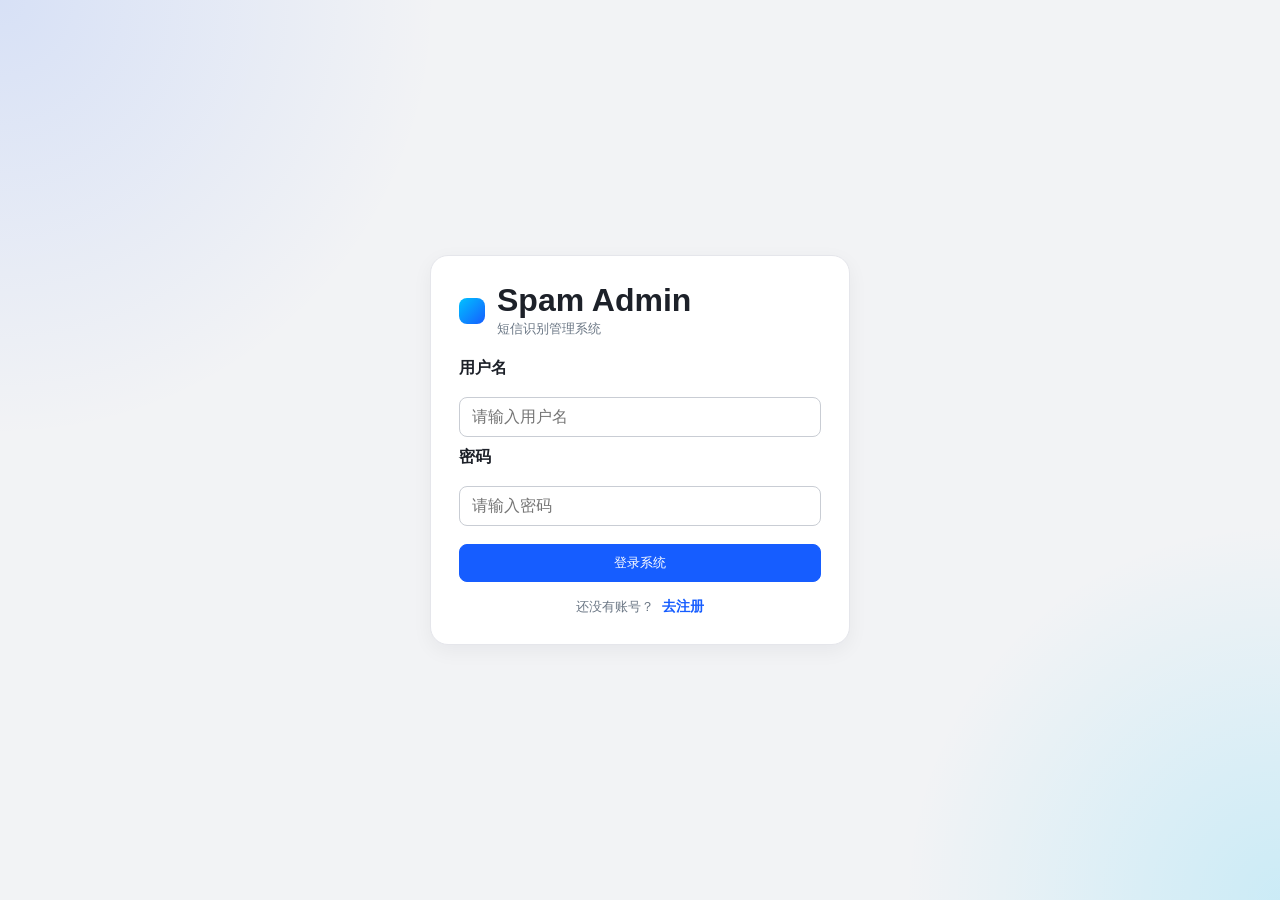
<file: frontend/login.html>
<!DOCTYPE html>
<html lang="zh-CN">
<head>
    <meta charset="UTF-8">
    <meta name="viewport" content="width=device-width, initial-scale=1.0">
    <title>&#30331;&#24405; - &#30701;&#20449;&#35782;&#21035;&#31649;&#29702;&#31995;&#32479;</title>
    <link rel="stylesheet" href="style.css?v=20260410a">
</head>
<body data-route="login">
<section class="auth-shell" id="authShell">
    <div class="auth-card">
        <div class="auth-brand">
            <div class="brand-dot"></div>
            <div>
                <h1>Spam Admin</h1>
                <p>&#30701;&#20449;&#35782;&#21035;&#31649;&#29702;&#31995;&#32479;</p>
            </div>
        </div>
        <div id="authSuccess" class="alert" style="display:none; background: var(--success-bg); border: 1px solid rgba(0, 180, 42, 0.35); color: var(--success);"></div>
        <div id="authError" class="alert error" style="display:none;"></div>

        <form class="auth-form active" id="loginForm" autocomplete="off">
            <input type="text" name="auth_fake_username" autocomplete="username" tabindex="-1" aria-hidden="true" style="position:absolute; opacity:0; pointer-events:none; width:1px; height:1px;">
            <input type="password" name="auth_fake_password" autocomplete="current-password" tabindex="-1" aria-hidden="true" style="position:absolute; opacity:0; pointer-events:none; width:1px; height:1px;">
            <label class="field-label" for="loginUsername">&#29992;&#25143;&#21517;</label>
            <input id="loginUsername" name="loginUsernameManual" class="input" type="text" placeholder="&#35831;&#36755;&#20837;&#29992;&#25143;&#21517;" autocomplete="off" autocapitalize="off" autocorrect="off" spellcheck="false" readonly onfocus="this.removeAttribute('readonly');">
            <label class="field-label" for="loginPassword">&#23494;&#30721;</label>
            <input id="loginPassword" name="loginPasswordManual" class="input" type="password" placeholder="&#35831;&#36755;&#20837;&#23494;&#30721;" autocomplete="new-password" autocapitalize="off" autocorrect="off" spellcheck="false" readonly onfocus="this.removeAttribute('readonly');">
            <button class="btn btn-primary auth-submit" type="submit">&#30331;&#24405;&#31995;&#32479;</button>
        </form>

        <div class="auth-footer-link">
            <span class="muted">&#36824;&#27809;&#26377;&#36134;&#21495;&#65311;</span>
            <a href="/register">&#21435;&#27880;&#20876;</a>
        </div>
    </div>
</section>

<script src="js/auth-shared.js?v=20260410d"></script>
<script src="js/login-page.js?v=20260410d"></script>
</body>
</html>
</file>
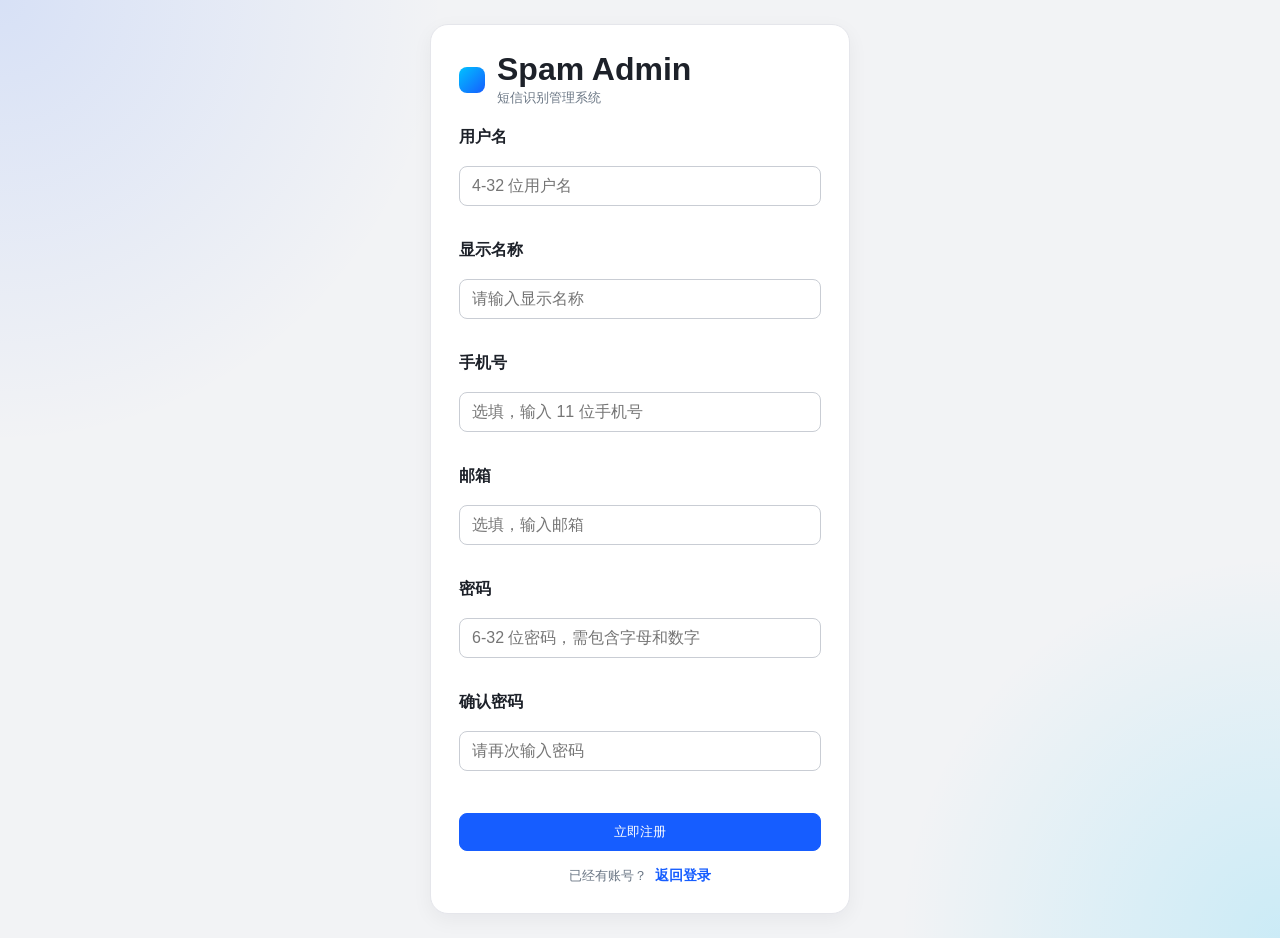
<file: frontend/register.html>
<!DOCTYPE html>
<html lang="zh-CN">
<head>
    <meta charset="UTF-8">
    <meta name="viewport" content="width=device-width, initial-scale=1.0">
    <title>&#27880;&#20876; - &#30701;&#20449;&#35782;&#21035;&#31649;&#29702;&#31995;&#32479;</title>
    <link rel="stylesheet" href="style.css?v=20260410a">
</head>
<body data-route="register">
<section class="auth-shell" id="authShell">
    <div class="auth-card">
        <div class="auth-brand">
            <div class="brand-dot"></div>
            <div>
                <h1>Spam Admin</h1>
                <p>&#30701;&#20449;&#35782;&#21035;&#31649;&#29702;&#31995;&#32479;</p>
            </div>
        </div>
        <div id="authSuccess" class="alert" style="display:none; background: var(--success-bg); border: 1px solid rgba(0, 180, 42, 0.35); color: var(--success);"></div>
        <div id="authError" class="alert error" style="display:none;"></div>

        <form class="auth-form active" id="registerForm" autocomplete="off">
            <input type="text" name="auth_fake_username" autocomplete="username" tabindex="-1" aria-hidden="true" style="position:absolute; opacity:0; pointer-events:none; width:1px; height:1px;">
            <input type="password" name="auth_fake_password" autocomplete="new-password" tabindex="-1" aria-hidden="true" style="position:absolute; opacity:0; pointer-events:none; width:1px; height:1px;">
            <label class="field-label" for="registerUsername">&#29992;&#25143;&#21517;</label>
            <input id="registerUsername" name="registerUsernameManual" class="input" type="text" placeholder="4-32 &#20301;&#29992;&#25143;&#21517;" autocomplete="off" autocapitalize="off" autocorrect="off" spellcheck="false" readonly onfocus="this.removeAttribute('readonly');">
            <div class="field-message" id="registerUsernameMessage"></div>

            <label class="field-label" for="registerDisplayName">&#26174;&#31034;&#21517;&#31216;</label>
            <input id="registerDisplayName" name="registerDisplayNameManual" class="input" type="text" placeholder="&#35831;&#36755;&#20837;&#26174;&#31034;&#21517;&#31216;" autocomplete="off" autocapitalize="off" autocorrect="off" spellcheck="false" readonly onfocus="this.removeAttribute('readonly');">
            <div class="field-message" id="registerDisplayNameMessage"></div>

            <label class="field-label" for="registerPhone">&#25163;&#26426;&#21495;</label>
            <input id="registerPhone" name="registerPhoneManual" class="input" type="text" placeholder="&#36873;&#22635;&#65292;&#36755;&#20837; 11 &#20301;&#25163;&#26426;&#21495;" autocomplete="off" autocapitalize="off" autocorrect="off" spellcheck="false" readonly onfocus="this.removeAttribute('readonly');">
            <div class="field-message" id="registerPhoneMessage"></div>

            <label class="field-label" for="registerEmail">&#37038;&#31665;</label>
            <input id="registerEmail" name="registerEmailManual" class="input" type="email" placeholder="&#36873;&#22635;&#65292;&#36755;&#20837;&#37038;&#31665;" autocomplete="off" autocapitalize="off" autocorrect="off" spellcheck="false" readonly onfocus="this.removeAttribute('readonly');">
            <div class="field-message" id="registerEmailMessage"></div>

            <label class="field-label" for="registerPassword">&#23494;&#30721;</label>
            <input id="registerPassword" name="registerPasswordManual" class="input" type="password" placeholder="6-32 &#20301;&#23494;&#30721;&#65292;&#38656;&#21253;&#21547;&#23383;&#27597;&#21644;&#25968;&#23383;" autocomplete="new-password" autocapitalize="off" autocorrect="off" spellcheck="false" readonly onfocus="this.removeAttribute('readonly');">
            <div class="field-message" id="registerPasswordMessage"></div>

            <label class="field-label" for="registerConfirmPassword">&#30830;&#35748;&#23494;&#30721;</label>
            <input id="registerConfirmPassword" name="registerConfirmPasswordManual" class="input" type="password" placeholder="&#35831;&#20877;&#27425;&#36755;&#20837;&#23494;&#30721;" autocomplete="new-password" autocapitalize="off" autocorrect="off" spellcheck="false" readonly onfocus="this.removeAttribute('readonly');">
            <div class="field-message" id="registerConfirmPasswordMessage"></div>

            <button class="btn btn-primary auth-submit" type="submit">&#31435;&#21363;&#27880;&#20876;</button>
        </form>

        <div class="auth-footer-link">
            <span class="muted">&#24050;&#32463;&#26377;&#36134;&#21495;&#65311;</span>
            <a href="/login">&#36820;&#22238;&#30331;&#24405;</a>
        </div>
    </div>
</section>

<script src="js/auth-shared.js?v=20260410d"></script>
<script src="js/register-page.js?v=20260410d"></script>
</body>
</html>
</file>
<file: frontend/style.css>
﻿:root {
    --bg: #f2f3f5;
    --surface: #ffffff;
    --surface-2: #f7f8fa;
    --text: #1d2129;
    --text-soft: #6b7785;
    --line: #e5e6eb;
    --line-strong: #c9cdd4;
    --accent: #165dff;
    --accent-deep: #0f4cd5;
    --shadow: 0 6px 20px rgba(15, 23, 42, 0.05);
    --success: #00b42a;
    --success-bg: #e8ffea;
    --warning: #d28b00;
    --warning-bg: #fff7e8;
    --danger: #ff4d4f;
    --danger-bg: #fff2f0;
}

body[data-theme="dark"] {
    --bg: #121317;
    --surface: #1c1f26;
    --surface-2: #232731;
    --text: #e8ecf2;
    --text-soft: #9ba7b8;
    --line: #2b313d;
    --line-strong: #3c4555;
    --accent: #3f7dff;
    --accent-deep: #2f67de;
    --shadow: 0 6px 20px rgba(0, 0, 0, 0.35);
    --success: #51d97a;
    --success-bg: rgba(76, 217, 100, 0.16);
    --warning: #f5c86a;
    --warning-bg: rgba(245, 200, 106, 0.16);
    --danger: #ff7d7f;
    --danger-bg: rgba(255, 107, 107, 0.16);
}

* {
    box-sizing: border-box;
    margin: 0;
    padding: 0;
}

html, body {
    height: 100%;
}

body {
    font-family: "Segoe UI", "PingFang SC", "Microsoft YaHei", sans-serif;
    background: var(--bg);
    color: var(--text);
}

.hidden {
    display: none !important;
}

.auth-shell {
    min-height: 100vh;
    display: grid;
    place-items: center;
    padding: 24px;
    background:
        radial-gradient(circle at top left, rgba(22, 93, 255, 0.12), transparent 28%),
        radial-gradient(circle at bottom right, rgba(0, 194, 255, 0.16), transparent 24%),
        var(--bg);
}

.auth-card {
    width: 100%;
    max-width: 420px;
    background: var(--surface);
    border: 1px solid var(--line);
    border-radius: 18px;
    box-shadow: var(--shadow);
    padding: 28px;
}

.auth-brand {
    display: flex;
    align-items: center;
    gap: 12px;
    margin-bottom: 20px;
}

.auth-brand h1 {
    font-size: 32px;
    line-height: 1;
}

.auth-brand p {
    margin-top: 4px;
    color: var(--text-soft);
    font-size: 13px;
}

.auth-tabs {
    display: grid;
    grid-template-columns: 1fr 1fr;
    gap: 8px;
    margin-bottom: 16px;
}

.auth-tab {
    border: 1px solid var(--line);
    background: var(--surface-2);
    color: var(--text-soft);
    border-radius: 10px;
    padding: 10px 0;
    font: inherit;
    font-weight: 600;
    cursor: pointer;
}

.auth-tab.active {
    color: var(--accent);
    border-color: rgba(22, 93, 255, 0.18);
    background: rgba(22, 93, 255, 0.08);
}

.auth-form {
    display: none;
}

.auth-form.active {
    display: grid;
    gap: 10px;
}

.field-message {
    min-height: 18px;
    margin-top: -4px;
    font-size: 12px;
    color: var(--text-soft);
}

.field-message.error {
    color: var(--danger);
}

.field-message.success {
    color: var(--success);
}

.input.invalid {
    border-color: rgba(255, 77, 79, 0.55);
    background: var(--danger-bg);
}

.auth-submit {
    margin-top: 8px;
}

.auth-footer-link {
    margin-top: 16px;
    display: flex;
    align-items: center;
    justify-content: center;
    gap: 8px;
    font-size: 14px;
}

.auth-footer-link a {
    color: var(--accent);
    text-decoration: none;
    font-weight: 600;
}

.auth-footer-link a:hover {
    text-decoration: underline;
}

.app-shell {
    height: 100vh;
    display: grid;
    grid-template-columns: 248px 1fr;
    overflow: hidden;
}

.app-shell > * {
    min-height: 0;
}

.sider {
    background: var(--surface);
    border-right: 1px solid var(--line);
    display: flex;
    flex-direction: column;
    padding: 14px;
    position: sticky;
    top: 0;
    height: 100vh;
    overflow-y: auto;
    overscroll-behavior: contain;
}

.brand {
    display: flex;
    align-items: center;
    gap: 12px;
    padding: 8px 8px 18px;
    border-bottom: 1px solid var(--line);
}

.brand-dot {
    width: 26px;
    height: 26px;
    border-radius: 8px;
    background: linear-gradient(135deg, #00c2ff 0%, #165dff 100%);
}

.brand h1 {
    font-size: 30px;
    line-height: 1;
}

.brand p {
    margin-top: 4px;
    font-size: 12px;
    color: var(--text-soft);
}

.menu {
    margin-top: 14px;
    display: grid;
    gap: 6px;
}

.menu-item {
    width: 100%;
    border: 1px solid transparent;
    background: transparent;
    color: var(--text);
    text-align: left;
    padding: 10px 12px;
    border-radius: 8px;
    cursor: pointer;
    font-weight: 500;
}

.menu-item:hover {
    background: var(--surface-2);
}

.menu-item.active {
    background: rgba(22, 93, 255, 0.12);
    color: var(--accent);
    border-color: rgba(22, 93, 255, 0.18);
}

.menu-group-title {
    margin: 10px 8px 2px;
    font-size: 12px;
    color: var(--text-soft);
    letter-spacing: 0.4px;
}

.sider-card {
    margin-top: 14px;
    border: 1px solid var(--line);
    background: var(--surface-2);
    border-radius: 10px;
    padding: 10px;
}

.sider-card-title {
    font-size: 13px;
    font-weight: 600;
    margin-bottom: 8px;
}

.sider-card-item {
    font-size: 12px;
    color: var(--text-soft);
    line-height: 1.6;
}
.main {
    padding: 14px;
    height: 100vh;
    overflow-y: auto;
    overscroll-behavior: contain;
    scrollbar-gutter: stable;
}

.topbar {
    background: var(--surface);
    border: 1px solid var(--line);
    border-radius: 10px;
    padding: 10px 14px;
    display: flex;
    justify-content: space-between;
    align-items: center;
    box-shadow: var(--shadow);
    position: sticky;
    top: 0;
    z-index: 20;
}

.topbar-left {
    width: 50%;
    max-width: 360px;
}

.search-wrap {
    width: 100%;
}

.top-search {
    width: 100%;
    border: 1px solid var(--line-strong);
    border-radius: 20px;
    padding: 8px 14px;
    font: inherit;
    background: var(--surface-2);
    color: var(--text);
}

.topbar-right {
    display: flex;
    align-items: center;
    gap: 10px;
}

.user-chip {
    border: 1px solid rgba(22, 93, 255, 0.18);
    background: rgba(22, 93, 255, 0.08);
    color: var(--accent);
    border-radius: 999px;
    padding: 7px 12px;
    font-size: 12px;
    font-weight: 600;
}

.icon-btn {
    width: 34px;
    height: 34px;
    border: 1px solid var(--line-strong);
    border-radius: 50%;
    background: var(--surface-2);
    color: var(--text);
    cursor: pointer;
}

.status-pill {
    border: 1px solid var(--line-strong);
    border-radius: 999px;
    padding: 7px 12px;
    font-size: 12px;
    background: var(--surface-2);
    color: var(--text-soft);
}

.breadcrumb {
    margin: 12px 2px;
    color: var(--text-soft);
    font-size: 14px;
}

.breadcrumb span {
    color: var(--text);
    font-weight: 600;
}

.page {
    display: none;
}

.page.active {
    display: block;
}

.workspace-layout {
    display: grid;
    grid-template-columns: 1fr 320px;
    gap: 14px;
}

.panel {
    background: var(--surface);
    border: 1px solid var(--line);
    border-radius: 10px;
    padding: 16px;
    box-shadow: var(--shadow);
}

.sub-panel {
    margin-top: 16px;
}

.panel-head {
    display: flex;
    justify-content: space-between;
    align-items: center;
    gap: 8px;
    margin-bottom: 12px;
}

.panel-head.compact {
    margin-bottom: 10px;
}

.field-label {
    font-weight: 600;
    margin-bottom: 8px;
    display: block;
}

.input-textarea,
.input,
.select {
    width: 100%;
    border: 1px solid var(--line-strong);
    background: var(--surface);
    border-radius: 8px;
    padding: 10px 12px;
    font: inherit;
    color: var(--text);
}

.input-textarea:focus,
.input:focus,
.select:focus,
.top-search:focus {
    outline: none;
    border-color: var(--accent);
}

.field-foot {
    margin-top: 8px;
    display: flex;
    justify-content: space-between;
    color: var(--text-soft);
    font-size: 13px;
}

.actions {
    margin-top: 14px;
    display: flex;
    gap: 8px;
}

.btn {
    border: 1px solid var(--line-strong);
    border-radius: 8px;
    background: var(--surface);
    color: var(--text);
    padding: 9px 14px;
    cursor: pointer;
}

.btn:hover {
    background: var(--surface-2);
}

.btn:disabled {
    opacity: 0.7;
    cursor: not-allowed;
}

.btn-primary {
    background: var(--accent);
    color: #fff;
    border-color: var(--accent);
}

.btn-primary:hover {
    background: var(--accent-deep);
}

.btn-xs {
    padding: 5px 10px;
    font-size: 12px;
}

.btn-danger {
    border-color: #f5b6bd;
    background: #fff3f4;
    color: #d64555;
}

.btn-danger:hover {
    background: #ffe7ea;
}

.segmented {
    display: inline-flex;
    background: var(--surface-2);
    border: 1px solid var(--line);
    border-radius: 8px;
    padding: 2px;
}

.seg-btn {
    border: none;
    background: transparent;
    border-radius: 6px;
    padding: 6px 10px;
    cursor: pointer;
    color: var(--text-soft);
}

.seg-btn.active {
    background: var(--accent);
    color: #fff;
}

.loading {
    margin-top: 10px;
    padding: 10px;
    border: 1px dashed var(--line-strong);
    border-radius: 8px;
    color: var(--text-soft);
}

.alert {
    margin-top: 10px;
    padding: 10px;
    border-radius: 8px;
    font-size: 14px;
}

.error {
    background: var(--danger-bg);
    border: 1px solid rgba(245, 63, 63, 0.35);
    color: var(--danger);
}

.result-banner {
    margin-top: 12px;
    border-radius: 8px;
    padding: 10px 12px;
    border: 1px solid var(--line);
    font-weight: 700;
}

.result-banner.spam {
    background: var(--danger-bg);
    color: var(--danger);
    border-color: rgba(255, 77, 79, 0.45);
}

.result-banner.normal {
    background: var(--success-bg);
    color: var(--success);
    border-color: rgba(0, 180, 42, 0.45);
}

.result-banner.suspicious {
    background: var(--warning-bg);
    color: var(--warning);
    border-color: rgba(210, 139, 0, 0.45);
}

.kv-grid {
    margin-top: 10px;
    display: grid;
    grid-template-columns: repeat(2, minmax(0, 1fr));
    gap: 8px;
}

.kv-item {
    border: 1px solid var(--line);
    background: var(--surface-2);
    border-radius: 8px;
    padding: 10px;
    display: flex;
    justify-content: space-between;
    gap: 10px;
    font-size: 13px;
}

.rule-summary {
    margin-top: 10px;
    display: grid;
    gap: 8px;
}

.rule-summary-row {
    border: 1px solid var(--line);
    background: var(--surface-2);
    border-radius: 8px;
    padding: 10px 12px;
    display: flex;
    justify-content: space-between;
    gap: 12px;
    font-size: 13px;
}

.feedback-bar {
    margin-top: 10px;
    display: flex;
    justify-content: space-between;
    align-items: center;
    gap: 10px;
    flex-wrap: wrap;
}

.explanation-panel {
    margin-top: 12px;
    border: 1px solid var(--line);
    border-radius: 10px;
    background: linear-gradient(180deg, var(--surface) 0%, var(--surface-2) 100%);
    padding: 14px;
}

.explanation-summary {
    color: var(--text);
    line-height: 1.7;
    font-size: 14px;
}

.keyword-chip-wrap {
    margin-top: 12px;
    display: flex;
    flex-wrap: wrap;
    gap: 8px;
}

.keyword-insight-chip,
.result-keyword-chip {
    display: inline-flex;
    align-items: center;
    gap: 6px;
    padding: 6px 10px;
    border-radius: 999px;
    border: 1px solid rgba(22, 93, 255, 0.16);
    background: rgba(22, 93, 255, 0.08);
    color: var(--accent);
    font-size: 12px;
    font-weight: 600;
}

.explanation-list {
    margin-top: 12px;
    display: grid;
    gap: 10px;
}

.explanation-item {
    border: 1px solid var(--line);
    border-radius: 10px;
    background: var(--surface);
    padding: 12px;
}

.explanation-item strong {
    display: block;
    margin-bottom: 6px;
    font-size: 13px;
}

.explanation-item p {
    color: var(--text-soft);
    font-size: 13px;
    line-height: 1.65;
}

.chart {
    margin-top: 12px;
    min-height: 280px;
    border: 1px solid var(--line);
    border-radius: 10px;
    background: var(--surface);
}

.chart-small {
    min-height: 280px;
}

.stat-grid {
    display: grid;
    gap: 10px;
}

.stats-chart-block {
    margin-top: 14px;
    border: 1px solid var(--line);
    border-radius: 12px;
    background: linear-gradient(180deg, var(--surface) 0%, var(--surface-2) 100%);
    padding: 14px;
}

.stats-chart-head {
    display: flex;
    justify-content: space-between;
    align-items: center;
    margin-bottom: 10px;
    color: var(--text);
    font-size: 14px;
    font-weight: 600;
}

.stats-chart-head small {
    color: var(--text-soft);
    font-size: 12px;
    font-weight: 500;
}

.keyword-insight-list {
    margin-top: 12px;
    display: grid;
    gap: 8px;
}

.keyword-insight-item {
    display: flex;
    justify-content: space-between;
    align-items: center;
    gap: 10px;
    padding: 10px 12px;
    border: 1px solid var(--line);
    border-radius: 10px;
    background: var(--surface);
    font-size: 13px;
}

.keyword-insight-meta {
    display: grid;
    gap: 4px;
}

.keyword-insight-meta small {
    color: var(--text-soft);
}

.pie-fallback {
    display: flex;
    flex-direction: column;
    justify-content: center;
    align-items: center;
    gap: 18px;
    height: 100%;
    min-height: 250px;
}

.pie-fallback-ring {
    width: 180px;
    height: 180px;
    border-radius: 50%;
    position: relative;
}

.pie-fallback-ring svg {
    width: 100%;
    height: 100%;
    transform: rotate(-90deg);
}

.pie-fallback-track,
.pie-fallback-segment {
    fill: none;
    stroke-width: 24;
}

.pie-fallback-track {
    stroke: var(--line);
}

.pie-fallback-segment {
    stroke-linecap: butt;
}

.pie-fallback-ring::after {
    content: "";
    position: absolute;
    inset: 28px;
    border-radius: 50%;
    background: var(--surface);
    box-shadow: inset 0 0 0 1px var(--line);
}

.pie-fallback-center {
    position: absolute;
    inset: 0;
    display: flex;
    flex-direction: column;
    align-items: center;
    justify-content: center;
    z-index: 1;
    color: var(--text);
}

.pie-fallback-center strong {
    font-size: 28px;
}

.pie-fallback-center span {
    color: var(--text-soft);
    font-size: 12px;
}

.pie-fallback-legend {
    width: 100%;
    display: grid;
    gap: 10px;
}

.pie-fallback-item {
    display: flex;
    justify-content: space-between;
    align-items: center;
    gap: 10px;
    padding: 10px 12px;
    border: 1px solid var(--line);
    border-radius: 10px;
    background: var(--surface);
    font-size: 13px;
}

.pie-fallback-label {
    display: inline-flex;
    align-items: center;
    gap: 8px;
}

.pie-fallback-dot {
    width: 10px;
    height: 10px;
    border-radius: 50%;
}

.batch-summary-grid {
    display: grid;
    grid-template-columns: repeat(auto-fit, minmax(150px, 1fr));
    gap: 10px;
    margin-bottom: 16px;
}

.batch-task-card {
    margin-top: 12px;
    border: 1px solid var(--line);
    border-radius: 12px;
    background: linear-gradient(180deg, var(--surface) 0%, var(--surface-2) 100%);
    padding: 14px;
}

.task-meta-grid {
    display: grid;
    grid-template-columns: repeat(auto-fit, minmax(180px, 1fr));
    gap: 10px;
}

.stat-card {
    border: 1px solid var(--line);
    background: var(--surface-2);
    border-radius: 8px;
    padding: 10px 12px;
    display: flex;
    justify-content: space-between;
    align-items: center;
}

.stat-card strong {
    font-size: 22px;
}

.table-tools {
    display: flex;
    gap: 8px;
    flex-wrap: wrap;
}

.page-size-select {
    width: 132px;
}

.table-wrap {
    margin-top: 10px;
    overflow: auto;
}

.table {
    width: 100%;
    border-collapse: collapse;
    min-width: 760px;
}

.table th,
.table td {
    border-bottom: 1px solid var(--line);
    text-align: left;
    padding: 10px 8px;
    font-size: 13px;
}

.pagination {
    margin-top: 14px;
    display: flex;
    justify-content: space-between;
    align-items: center;
    gap: 10px;
    flex-wrap: wrap;
}

.pagination-controls {
    display: flex;
    align-items: center;
    gap: 8px;
}

.muted {
    color: var(--text-soft);
    font-size: 13px;
}

.center {
    text-align: center;
}

.badge {
    display: inline-block;
    border-radius: 999px;
    padding: 3px 10px;
    font-size: 12px;
    border: 1px solid var(--line-strong);
}

.badge.spam {
    background: var(--danger-bg);
    color: var(--danger);
    border-color: rgba(255, 77, 79, 0.45);
}

.badge.normal {
    background: var(--success-bg);
    color: var(--success);
    border-color: rgba(0, 180, 42, 0.45);
}

.badge.suspicious {
    background: var(--warning-bg);
    color: var(--warning);
    border-color: rgba(210, 139, 0, 0.45);
}

.template-form {
    display: grid;
    gap: 10px;
    margin-bottom: 12px;
}

.batch-upload-card {
    display: grid;
    gap: 10px;
    margin-bottom: 12px;
}

.upload-dropzone {
    position: relative;
    border: 1px dashed var(--line-strong);
    background: linear-gradient(180deg, rgba(22, 93, 255, 0.03) 0%, transparent 100%);
    border-radius: 12px;
    padding: 18px;
    display: grid;
    gap: 14px;
}

.file-input {
    position: absolute;
    inset: 0;
    opacity: 0;
    pointer-events: none;
}

.upload-copy h4 {
    font-size: 18px;
    margin-bottom: 6px;
}

.upload-copy p {
    font-size: 13px;
    color: var(--text-soft);
    line-height: 1.6;
}

.upload-actions {
    display: flex;
    gap: 8px;
    flex-wrap: wrap;
}

.upload-meta {
    display: flex;
    justify-content: space-between;
    gap: 12px;
    flex-wrap: wrap;
}

.batch-table-head {
    margin-top: 4px;
}

.batch-status {
    display: inline-block;
    max-width: 320px;
    padding: 3px 10px;
    border-radius: 999px;
    font-size: 12px;
    border: 1px solid var(--line-strong);
    white-space: nowrap;
    overflow: hidden;
    text-overflow: ellipsis;
}

.batch-status.success {
    color: var(--success);
    background: var(--success-bg);
}

.batch-status.fail {
    color: var(--danger);
    background: var(--danger-bg);
}

.batch-status.warning {
    color: var(--warning);
    background: var(--warning-bg);
}

.guide-list {
    display: grid;
    gap: 12px;
}

.guide-item {
    border: 1px solid var(--line);
    background: var(--surface-2);
    border-radius: 10px;
    padding: 12px;
}

.guide-item strong {
    display: block;
    margin-bottom: 6px;
}

.guide-item p {
    color: var(--text-soft);
    font-size: 13px;
    line-height: 1.6;
}

.rules-intro {
    margin-bottom: 14px;
}

.rules-grid {
    display: grid;
    grid-template-columns: repeat(2, minmax(0, 1fr));
    gap: 14px;
}

.rule-panel {
    border: 1px solid var(--line);
    background: var(--surface-2);
    border-radius: 12px;
    padding: 14px;
}

.rule-panel h4 {
    font-size: 16px;
}

.rule-input-row {
    display: flex;
    gap: 8px;
    margin-bottom: 12px;
}

.keyword-list {
    display: flex;
    flex-wrap: wrap;
    gap: 10px;
    min-height: 36px;
}

.keyword-chip {
    display: inline-flex;
    align-items: center;
    gap: 8px;
    padding: 8px 12px;
    border-radius: 999px;
    border: 1px solid var(--line-strong);
    font-size: 13px;
    background: var(--surface);
}

.keyword-chip.strong-whitelist,
.keyword-chip.weak-whitelist {
    color: var(--success);
    background: var(--success-bg);
}

.keyword-chip.blacklist,
.keyword-chip.strong-blacklist,
.keyword-chip.weak-blacklist {
    color: var(--danger);
    background: var(--danger-bg);
}

.keyword-chip button {
    border: none;
    background: transparent;
    color: inherit;
    cursor: pointer;
    font-size: 16px;
    line-height: 1;
}

.review-status {
    display: inline-block;
    border-radius: 999px;
    padding: 4px 10px;
    border: 1px solid var(--line-strong);
    font-size: 12px;
}

.review-status.pending {
    color: var(--accent);
    background: rgba(22, 93, 255, 0.08);
}

.review-status.accepted {
    color: var(--success);
    background: var(--success-bg);
}

.review-status.ignored {
    color: var(--danger);
    background: var(--danger-bg);
}

.feedback-modal {
    position: fixed;
    inset: 0;
    background: rgba(15, 23, 42, 0.35);
    display: flex;
    align-items: center;
    justify-content: center;
    padding: 20px;
    z-index: 1000;
}

.feedback-modal-card {
    width: min(520px, 100%);
    background: var(--surface);
    border: 1px solid var(--line);
    border-radius: 14px;
    box-shadow: var(--shadow);
    padding: 18px;
}

.feedback-choice-list {
    display: grid;
    grid-template-columns: repeat(3, minmax(0, 1fr));
    gap: 10px;
    margin-top: 14px;
}

.feedback-choice.normal {
    background: var(--success-bg);
    color: var(--success);
}

.feedback-choice.suspicious {
    background: var(--warning-bg);
    color: var(--warning);
}

.feedback-choice.spam {
    background: var(--danger-bg);
    color: var(--danger);
}

.feedback-preview {
    margin-top: 14px;
    padding: 12px;
    border: 1px solid var(--line);
    border-radius: 10px;
    background: var(--surface-2);
    line-height: 1.6;
}

.toast {
    position: fixed;
    right: 20px;
    bottom: 24px;
    max-width: 320px;
    padding: 12px 16px;
    border-radius: 10px;
    background: rgba(29, 33, 41, 0.92);
    color: #fff;
    box-shadow: var(--shadow);
    z-index: 1100;
}

@media (max-width: 1180px) {
    .app-shell {
        height: auto;
        grid-template-columns: 1fr;
        overflow: visible;
    }

    .sider {
        position: static;
        top: auto;
        height: auto;
        overflow: visible;
    }

    .main {
        height: auto;
        overflow: visible;
    }

    .topbar {
        position: static;
    }

    .workspace-layout {
        grid-template-columns: 1fr;
    }

    .rules-grid {
        grid-template-columns: 1fr;
    }
}

@media (max-width: 700px) {
    .topbar {
        flex-direction: column;
        align-items: flex-start;
        gap: 10px;
    }

    .topbar-left {
        width: 100%;
        max-width: none;
    }

    .kv-grid {
        grid-template-columns: 1fr;
    }

    .feedback-choice-list {
        grid-template-columns: 1fr;
    }
}
</file>
